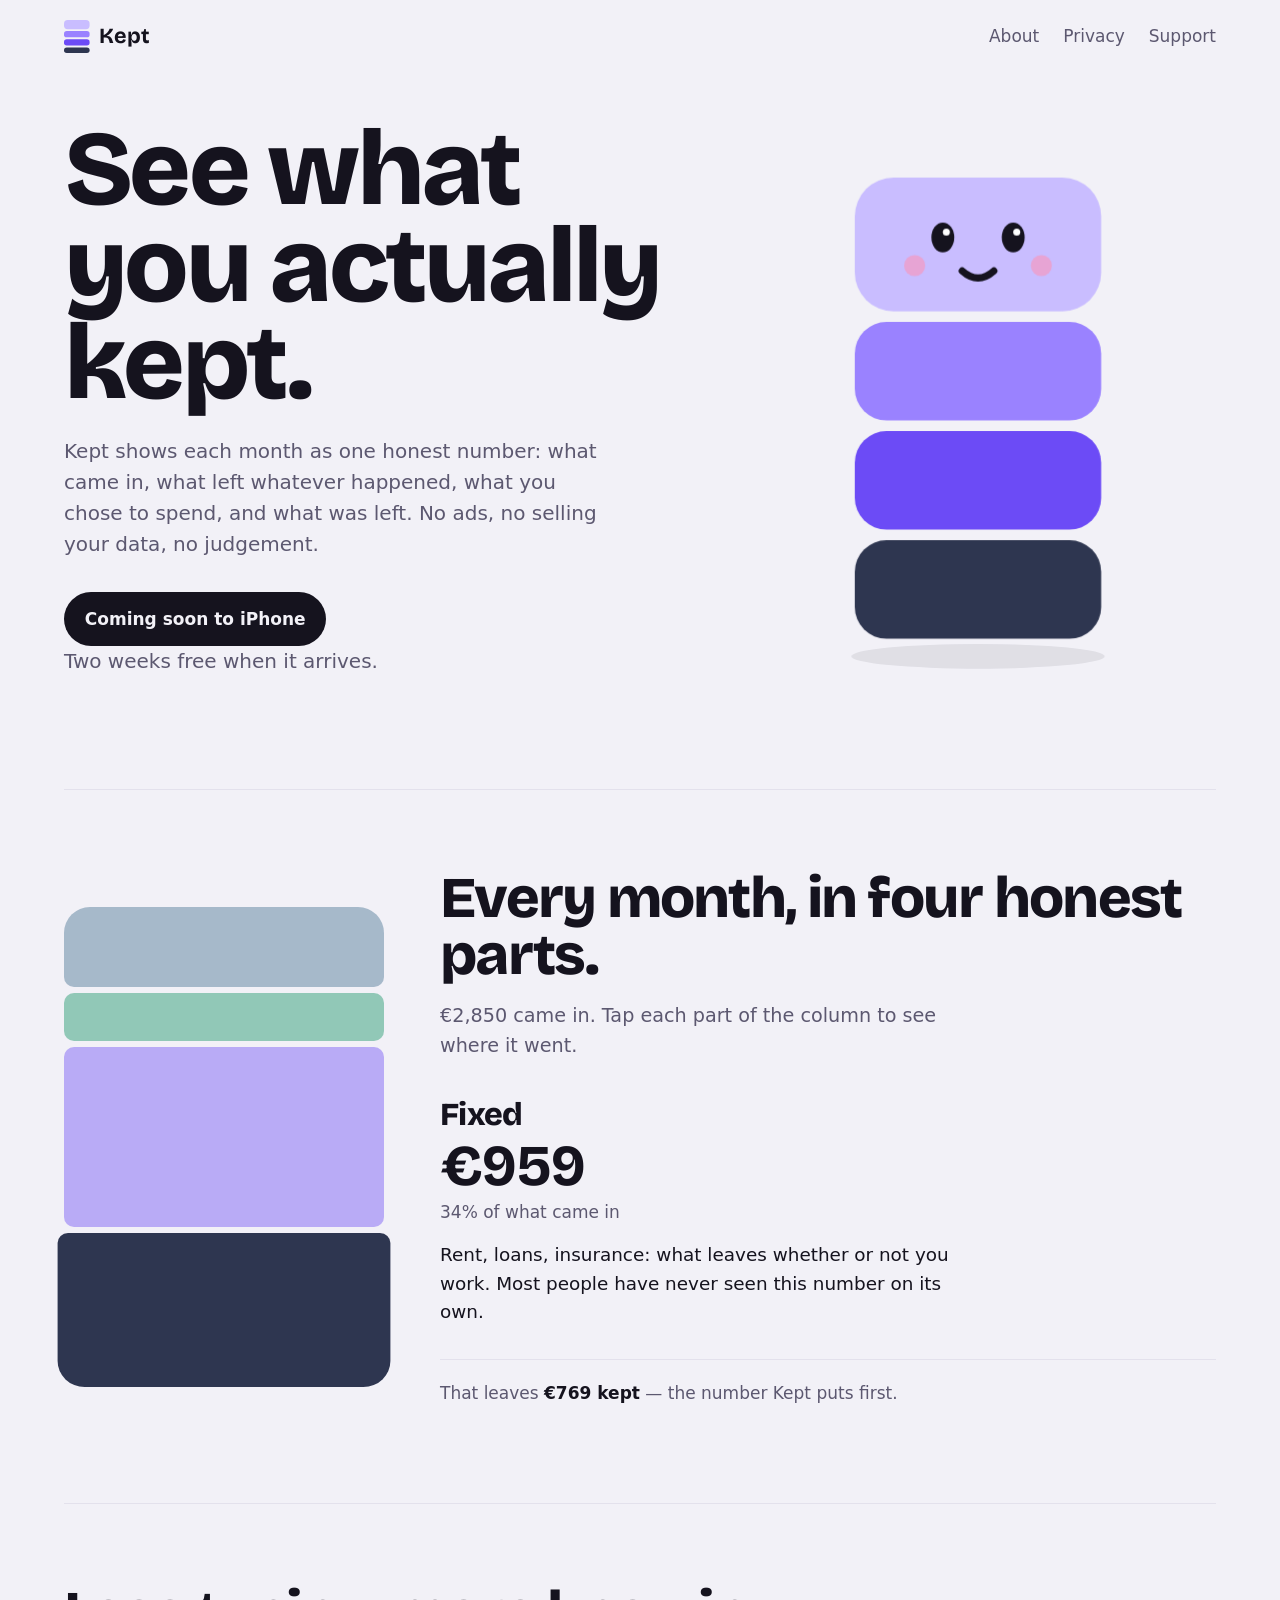
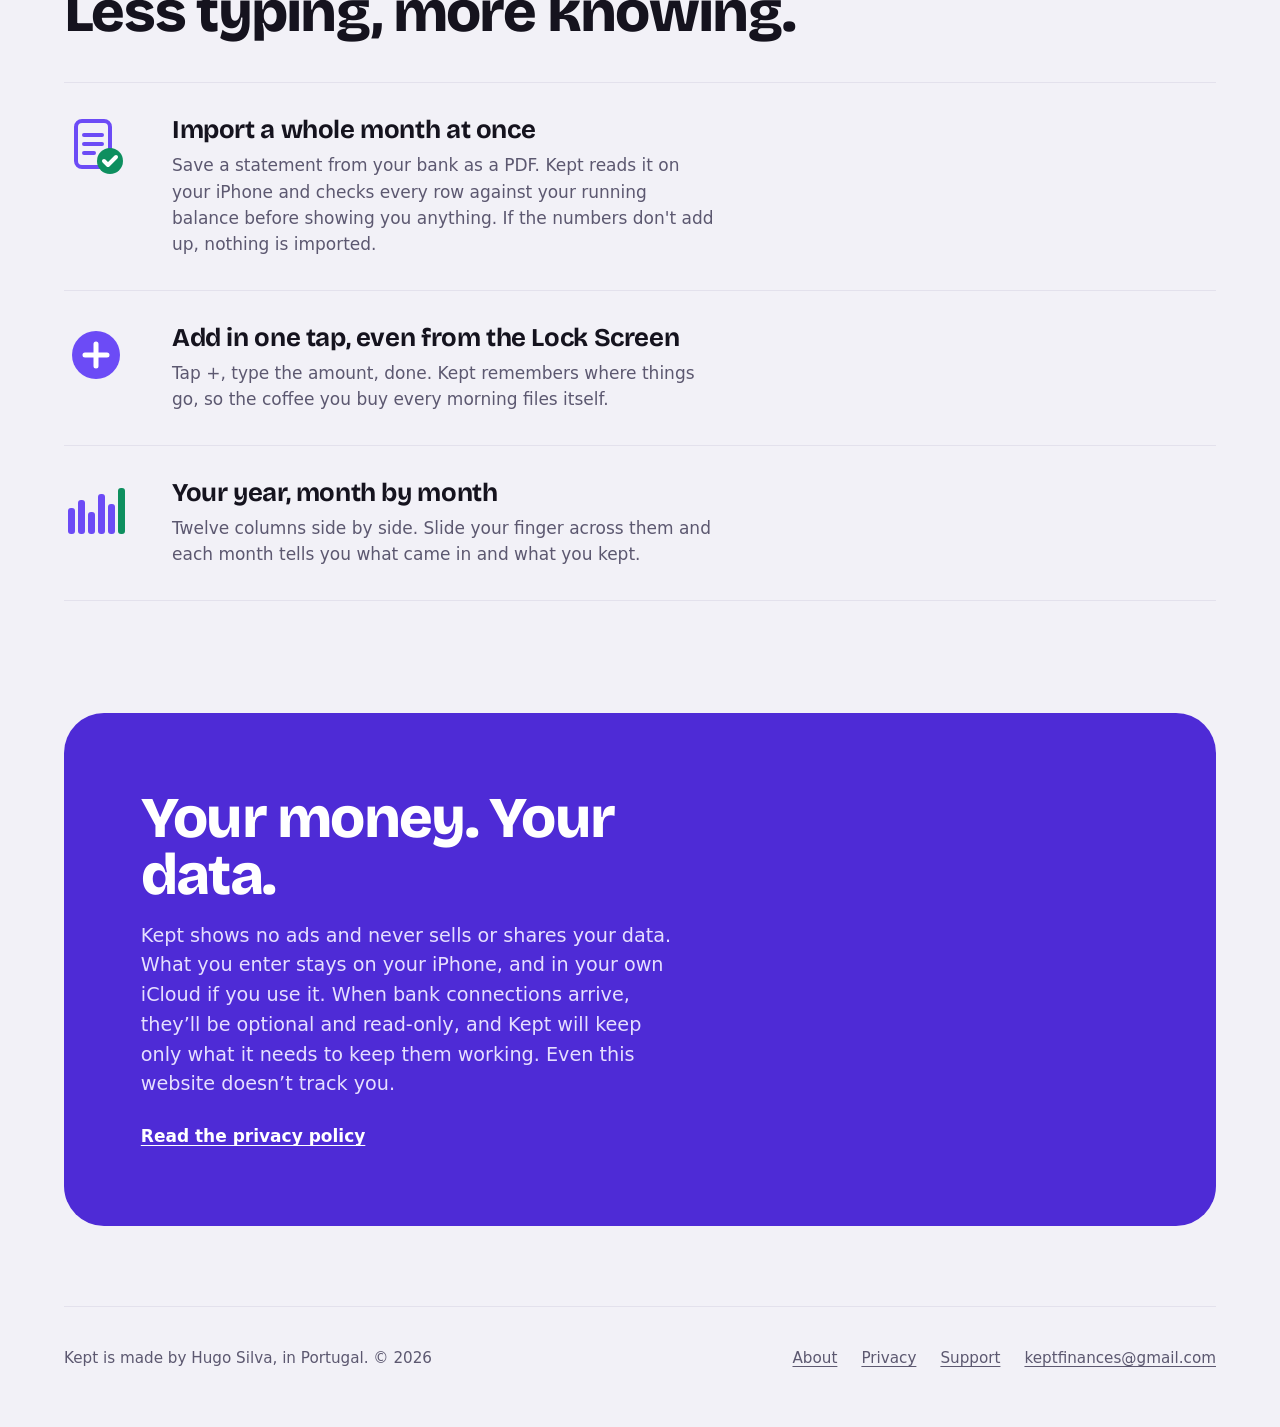
<file: index.html>
<!doctype html>
<html lang="en">
<head>
<meta charset="utf-8">
<meta name="viewport" content="width=device-width, initial-scale=1, viewport-fit=cover">
<title>Kept — see what you actually kept</title>
<meta name="description" content="Kept shows each month as one honest number: what came in, what was fixed, what you chose, and what you kept. No ads, no selling your data, no judgement. For iPhone.">
<meta name="theme-color" content="#F2F1F7" media="(prefers-color-scheme: light)">
<meta name="theme-color" content="#0B0B11" media="(prefers-color-scheme: dark)">
<link rel="icon" href="favicon.svg" type="image/svg+xml">
<link rel="preload" href="fonts/bricolage-grotesque.woff2" as="font" type="font/woff2" crossorigin>
<link rel="stylesheet" href="styles.css">
</head>
<body>
<header class="wrap top">
  <a class="brand" href="./" aria-label="Kept, home">
    <svg viewBox="0 0 28 36" aria-hidden="true"><rect x="0" y="0" width="28" height="10" rx="4" fill="var(--pale)"/><rect x="0" y="12" width="28" height="7" rx="3" fill="var(--mid)"/><rect x="0" y="21" width="28" height="7" rx="3" fill="var(--violet)"/><rect x="0" y="30" width="28" height="6" rx="3" fill="var(--fixed)"/></svg>
    Kept
  </a>
  <nav aria-label="Pages">
    <a href="about.html">About</a>
    <a href="privacy.html">Privacy</a>
    <a href="support.html">Support</a>
  </nav>
</header>

<main>
  <section class="wrap hero">
    <div>
      <h1>See what you actually kept.</h1>
      <p>Kept shows each month as one honest number: what came in, what left whatever happened, what you chose to spend, and what was left. No ads, no selling your data, no judgement.</p>
      <span class="soon">Coming soon to iPhone</span>
      <p class="trial">Two weeks free when it arrives.</p>
    </div>

    <!-- Pip: the month column with a face. His blocks drop in on load; his
         face follows the pointer. -->
    <svg class="pip" id="pip" viewBox="0 -10 200 290" role="img" aria-label="Pip, Kept's mascot: four stacked blocks with a smiling face">
      <ellipse class="pip-shadow" cx="100" cy="272" rx="72" ry="7" fill="var(--ink)" fill-opacity=".08"/>
      <rect class="pip-block" style="--i:0" x="30" y="206" width="140" height="56" rx="18" fill="var(--fixed)"/>
      <rect class="pip-block" style="--i:1" x="30" y="144" width="140" height="56" rx="18" fill="var(--violet)"/>
      <rect class="pip-block" style="--i:2" x="30" y="82" width="140" height="56" rx="18" fill="var(--mid)"/>
      <rect class="pip-block" style="--i:3" x="30" y="0" width="140" height="76" rx="22" fill="var(--pale)"/>
      <g class="pip-face" id="pip-face">
        <g class="pip-eyes">
          <ellipse cx="80" cy="34" rx="6.5" ry="8.5" fill="var(--ink)"/>
          <ellipse cx="120" cy="34" rx="6.5" ry="8.5" fill="var(--ink)"/>
          <circle cx="82" cy="31" r="2" fill="#FFFFFF"/>
          <circle cx="122" cy="31" r="2" fill="#FFFFFF"/>
        </g>
        <path d="M91 53 Q100 61 109 53" fill="none" stroke="var(--ink)" stroke-width="4" stroke-linecap="round"/>
        <circle cx="64" cy="50" r="6" fill="var(--cheek)" fill-opacity=".55"/>
        <circle cx="136" cy="50" r="6" fill="var(--cheek)" fill-opacity=".55"/>
      </g>
    </svg>
  </section>

  <section class="wrap month" aria-labelledby="month-title">
    <div class="column" role="group" aria-label="One month, in four parts">
      <button class="band" style="--v:499;--c:var(--cash)" data-name="Cash" data-amount="€499" data-share="18% of what came in" data-text="What's still in your account once everything else has gone. Together with what you invested, it's what you kept.">
        <span class="visually-hidden">Cash</span></button>
      <button class="band" style="--v:270;--c:var(--invested)" data-name="Invested" data-amount="€270" data-share="9% of what came in" data-text="Money you kept and put to work. It counts as kept, never as spending.">
        <span class="visually-hidden">Invested</span></button>
      <button class="band" style="--v:1122;--c:var(--violet)" data-name="Chosen" data-amount="€1,122" data-share="39% of what came in" data-text="Groceries, dinners, the things you decided on this month. Compared with your own usual, never with a budget.">
        <span class="visually-hidden">Chosen</span></button>
      <button class="band" style="--v:959;--c:var(--fixed)" data-name="Fixed" data-amount="€959" data-share="34% of what came in" data-text="Rent, loans, insurance: what leaves whether or not you work. Most people have never seen this number on its own.">
        <span class="visually-hidden">Fixed</span></button>
    </div>
    <div>
      <h2 id="month-title">Every month, in four honest parts.</h2>
      <p class="month-intro">€2,850 came in. Tap each part of the column to see where it went.</p>
      <div class="readout" aria-live="polite">
        <p class="readout-name" id="r-name">Fixed</p>
        <p class="readout-amount" id="r-amount">€959</p>
        <p class="readout-share" id="r-share">34% of what came in</p>
        <p class="readout-text" id="r-text">Rent, loans, insurance: what leaves whether or not you work. Most people have never seen this number on its own.</p>
      </div>
      <p class="month-kept">That leaves <strong>€769 kept</strong> — the number Kept puts first.</p>
    </div>
  </section>

  <section class="wrap features" aria-labelledby="features-title">
    <h2 id="features-title">Less typing, more knowing.</h2>
    <ul>
      <li>
        <svg class="glyph" viewBox="0 0 64 64" aria-hidden="true"><rect x="12" y="6" width="34" height="46" rx="6" fill="none" stroke="var(--violet)" stroke-width="4"/><path d="M20 20h18M20 29h18M20 38h10" stroke="var(--violet)" stroke-width="4" stroke-linecap="round"/><circle cx="46" cy="46" r="13" fill="var(--invested)"/><path d="M40 46l4 4 8-8" fill="none" stroke="#fff" stroke-width="4" stroke-linecap="round" stroke-linejoin="round"/></svg>
        <div>
          <h3>Import a whole month at once</h3>
          <p>Save a statement from your bank as a PDF. Kept reads it on your iPhone and checks every row against your running balance before showing you anything. If the numbers don't add up, nothing is imported.</p>
        </div>
      </li>
      <li>
        <svg class="glyph" viewBox="0 0 64 64" aria-hidden="true"><circle cx="32" cy="32" r="24" fill="var(--violet)"/><path d="M32 21v22M21 32h22" stroke="#fff" stroke-width="5" stroke-linecap="round"/></svg>
        <div>
          <h3>Add in one tap, even from the Lock Screen</h3>
          <p>Tap +, type the amount, done. Kept remembers where things go, so the coffee you buy every morning files itself.</p>
        </div>
      </li>
      <li>
        <svg class="glyph" viewBox="0 0 64 64" aria-hidden="true"><g fill="var(--violet)"><rect x="4" y="30" width="7" height="26" rx="3"/><rect x="14" y="22" width="7" height="34" rx="3"/><rect x="24" y="34" width="7" height="22" rx="3"/><rect x="34" y="16" width="7" height="40" rx="3"/><rect x="44" y="26" width="7" height="30" rx="3"/></g><rect x="54" y="10" width="7" height="46" rx="3" fill="var(--invested)"/></svg>
        <div>
          <h3>Your year, month by month</h3>
          <p>Twelve columns side by side. Slide your finger across them and each month tells you what came in and what you kept.</p>
        </div>
      </li>
    </ul>
  </section>

  <section class="wrap private" aria-labelledby="private-title">
    <h2 id="private-title">Your money. Your data.</h2>
    <p>Kept shows no ads and never sells or shares your data. What you enter stays on your iPhone, and in your own iCloud if you use it. When bank connections arrive, they’ll be optional and read-only, and Kept will keep only what it needs to keep them working. Even this website doesn’t track you.</p>
    <a href="privacy.html">Read the privacy policy</a>
  </section>
</main>

<footer class="wrap foot">
  <span>Kept is made by Hugo Silva, in Portugal. © 2026</span>
  <nav aria-label="Footer">
    <a href="about.html">About</a>
    <a href="privacy.html">Privacy</a>
    <a href="support.html">Support</a>
    <a href="mailto:keptfinances@gmail.com">keptfinances@gmail.com</a>
  </nav>
</footer>

<script src="site.js" defer></script>
</body>
</html>
</file>
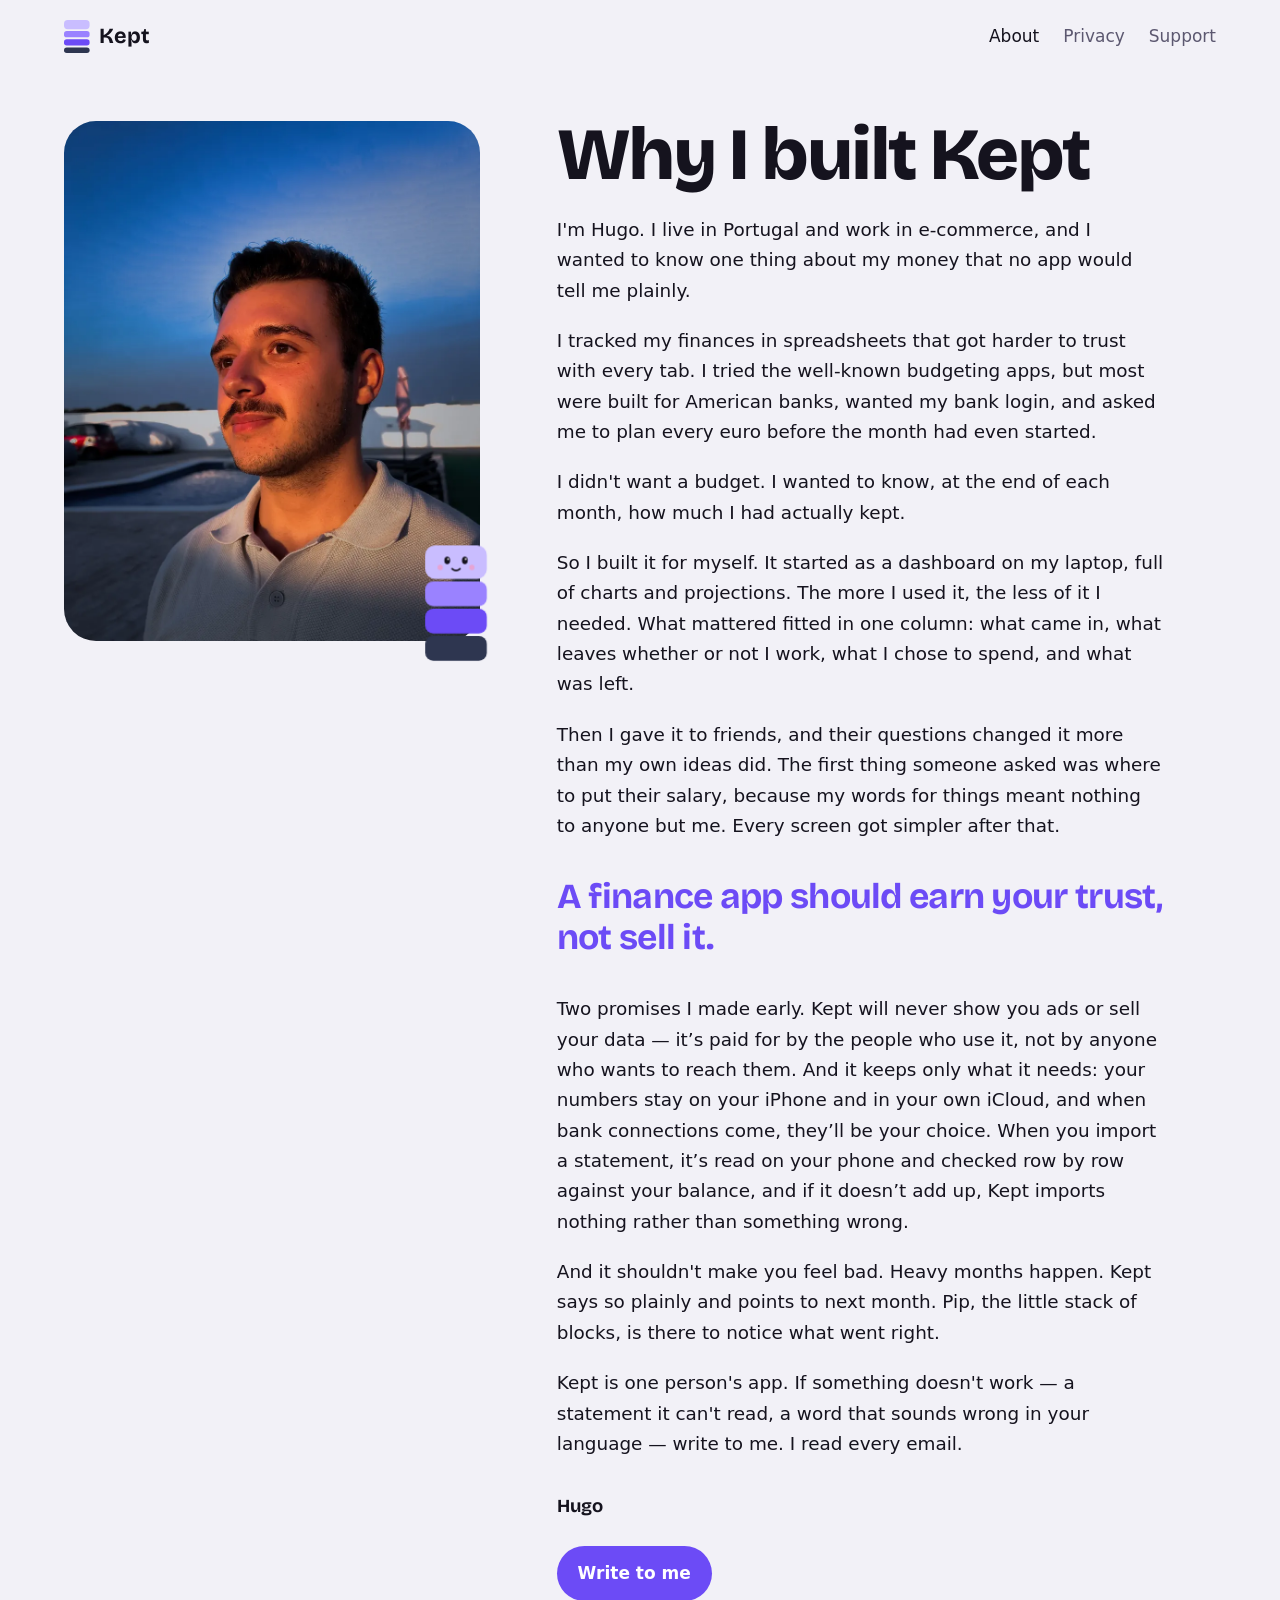
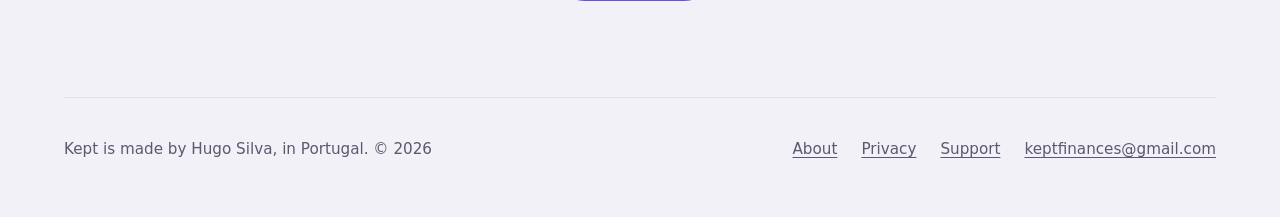
<file: about.html>
<!doctype html>
<html lang="en">
<head>
<meta charset="utf-8">
<meta name="viewport" content="width=device-width, initial-scale=1, viewport-fit=cover">
<title>Why I built Kept — Hugo Silva</title>
<meta name="description" content="Kept is made by one person, in Portugal. Why it exists, and the two decisions it never goes back on.">
<meta name="theme-color" content="#F2F1F7" media="(prefers-color-scheme: light)">
<meta name="theme-color" content="#0B0B11" media="(prefers-color-scheme: dark)">
<link rel="icon" href="favicon.svg" type="image/svg+xml">
<link rel="preload" href="fonts/bricolage-grotesque.woff2" as="font" type="font/woff2" crossorigin>
<link rel="stylesheet" href="styles.css">
</head>
<body>
<header class="wrap top">
  <a class="brand" href="./" aria-label="Kept, home">
    <svg viewBox="0 0 28 36" aria-hidden="true"><rect x="0" y="0" width="28" height="10" rx="4" fill="var(--pale)"/><rect x="0" y="12" width="28" height="7" rx="3" fill="var(--mid)"/><rect x="0" y="21" width="28" height="7" rx="3" fill="var(--violet)"/><rect x="0" y="30" width="28" height="6" rx="3" fill="var(--fixed)"/></svg>
    Kept
  </a>
  <nav aria-label="Pages">
    <a href="about.html" aria-current="page">About</a>
    <a href="privacy.html">Privacy</a>
    <a href="support.html">Support</a>
  </nav>
</header>

<main class="wrap about">
  <figure class="about-photo">
    <picture>
      <source type="image/webp" srcset="img/hugo-900.webp 900w, img/hugo-1400.webp 1400w" sizes="(max-width: 52rem) 100vw, 26rem">
      <img src="img/hugo-900.jpg" srcset="img/hugo-900.jpg 900w, img/hugo-1400.jpg 1400w" sizes="(max-width: 52rem) 100vw, 26rem"
           width="900" height="1125" alt="Hugo Silva, who makes Kept, outdoors at sunset">
    </picture>
    <!-- Pip keeps an eye on things from the corner of the photo. -->
    <svg class="pip about-pip" id="pip" viewBox="0 -10 200 290" aria-hidden="true">
      <rect class="pip-block" style="--i:0" x="30" y="206" width="140" height="56" rx="18" fill="var(--fixed)"/>
      <rect class="pip-block" style="--i:1" x="30" y="144" width="140" height="56" rx="18" fill="var(--violet)"/>
      <rect class="pip-block" style="--i:2" x="30" y="82" width="140" height="56" rx="18" fill="var(--mid)"/>
      <rect class="pip-block" style="--i:3" x="30" y="0" width="140" height="76" rx="22" fill="var(--pale)"/>
      <g class="pip-face" id="pip-face">
        <g class="pip-eyes">
          <ellipse cx="80" cy="34" rx="6.5" ry="8.5" fill="var(--ink)"/>
          <ellipse cx="120" cy="34" rx="6.5" ry="8.5" fill="var(--ink)"/>
          <circle cx="82" cy="31" r="2" fill="#FFFFFF"/>
          <circle cx="122" cy="31" r="2" fill="#FFFFFF"/>
        </g>
        <path d="M91 53 Q100 61 109 53" fill="none" stroke="var(--ink)" stroke-width="4" stroke-linecap="round"/>
        <circle cx="64" cy="50" r="6" fill="var(--cheek)" fill-opacity=".55"/>
        <circle cx="136" cy="50" r="6" fill="var(--cheek)" fill-opacity=".55"/>
      </g>
    </svg>
  </figure>

  <article class="about-story">
    <h1>Why I built Kept</h1>
    <p class="about-lede">I'm Hugo. I live in Portugal and work in e-commerce, and I wanted to know one thing about my money that no app would tell me plainly.</p>

    <p>I tracked my finances in spreadsheets that got harder to trust with every tab. I tried the well-known budgeting apps, but most were built for American banks, wanted my bank login, and asked me to plan every euro before the month had even started.</p>

    <p>I didn't want a budget. I wanted to know, at the end of each month, how much I had actually kept.</p>

    <p>So I built it for myself. It started as a dashboard on my laptop, full of charts and projections. The more I used it, the less of it I needed. What mattered fitted in one column: what came in, what leaves whether or not I work, what I chose to spend, and what was left.</p>

    <p>Then I gave it to friends, and their questions changed it more than my own ideas did. The first thing someone asked was where to put their salary, because my words for things meant nothing to anyone but me. Every screen got simpler after that.</p>

    <blockquote>A finance app should earn your trust, not sell it.</blockquote>

    <p>Two promises I made early. Kept will never show you ads or sell your data — it’s paid for by the people who use it, not by anyone who wants to reach them. And it keeps only what it needs: your numbers stay on your iPhone and in your own iCloud, and when bank connections come, they’ll be your choice. When you import a statement, it’s read on your phone and checked row by row against your balance, and if it doesn’t add up, Kept imports nothing rather than something wrong.</p>

    <p>And it shouldn't make you feel bad. Heavy months happen. Kept says so plainly and points to next month. Pip, the little stack of blocks, is there to notice what went right.</p>

    <p>Kept is one person's app. If something doesn't work — a statement it can't read, a word that sounds wrong in your language — write to me. I read every email.</p>

    <p class="about-sign">Hugo</p>
    <a class="contact" href="mailto:keptfinances@gmail.com?subject=Hello%20from%20the%20Kept%20site">Write to me</a>
  </article>
</main>

<footer class="wrap foot">
  <span>Kept is made by Hugo Silva, in Portugal. © 2026</span>
  <nav aria-label="Footer">
    <a href="about.html">About</a>
    <a href="privacy.html">Privacy</a>
    <a href="support.html">Support</a>
    <a href="mailto:keptfinances@gmail.com">keptfinances@gmail.com</a>
  </nav>
</footer>

<script src="site.js" defer></script>
</body>
</html>
</file>
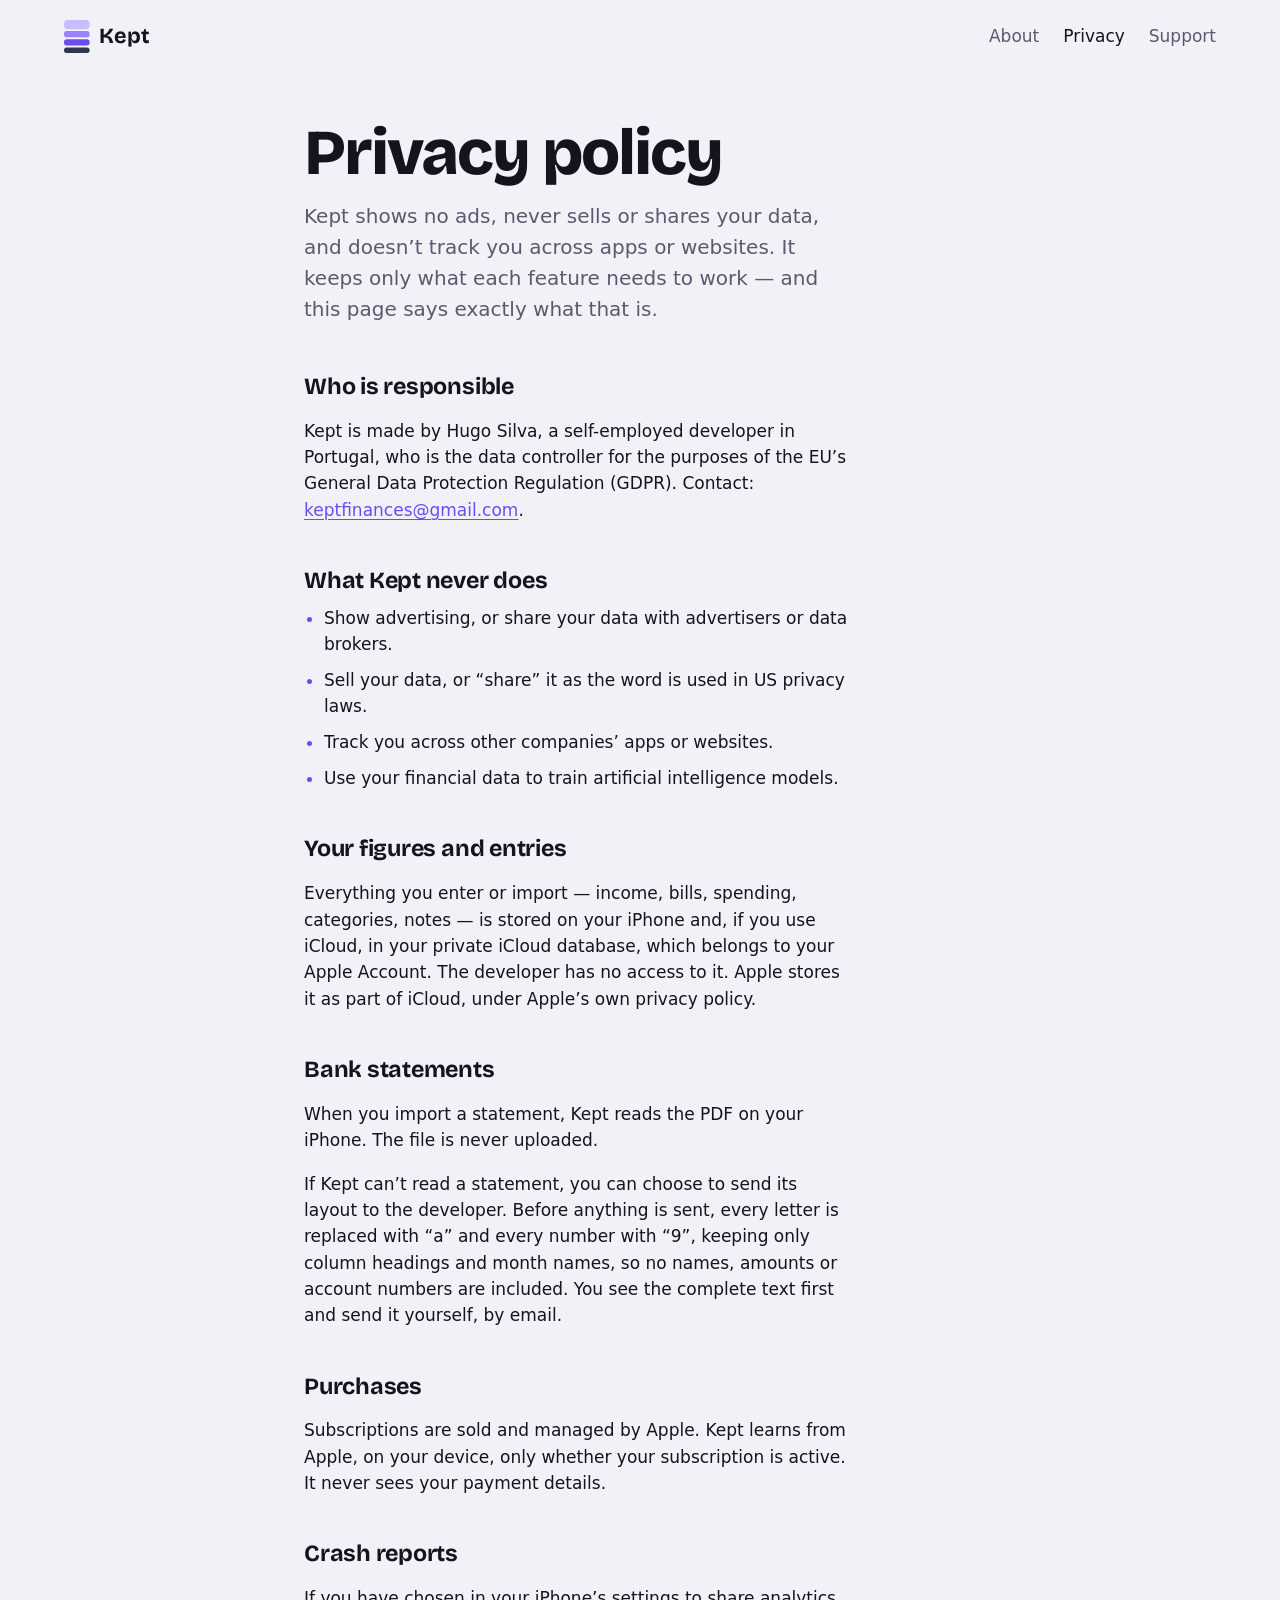
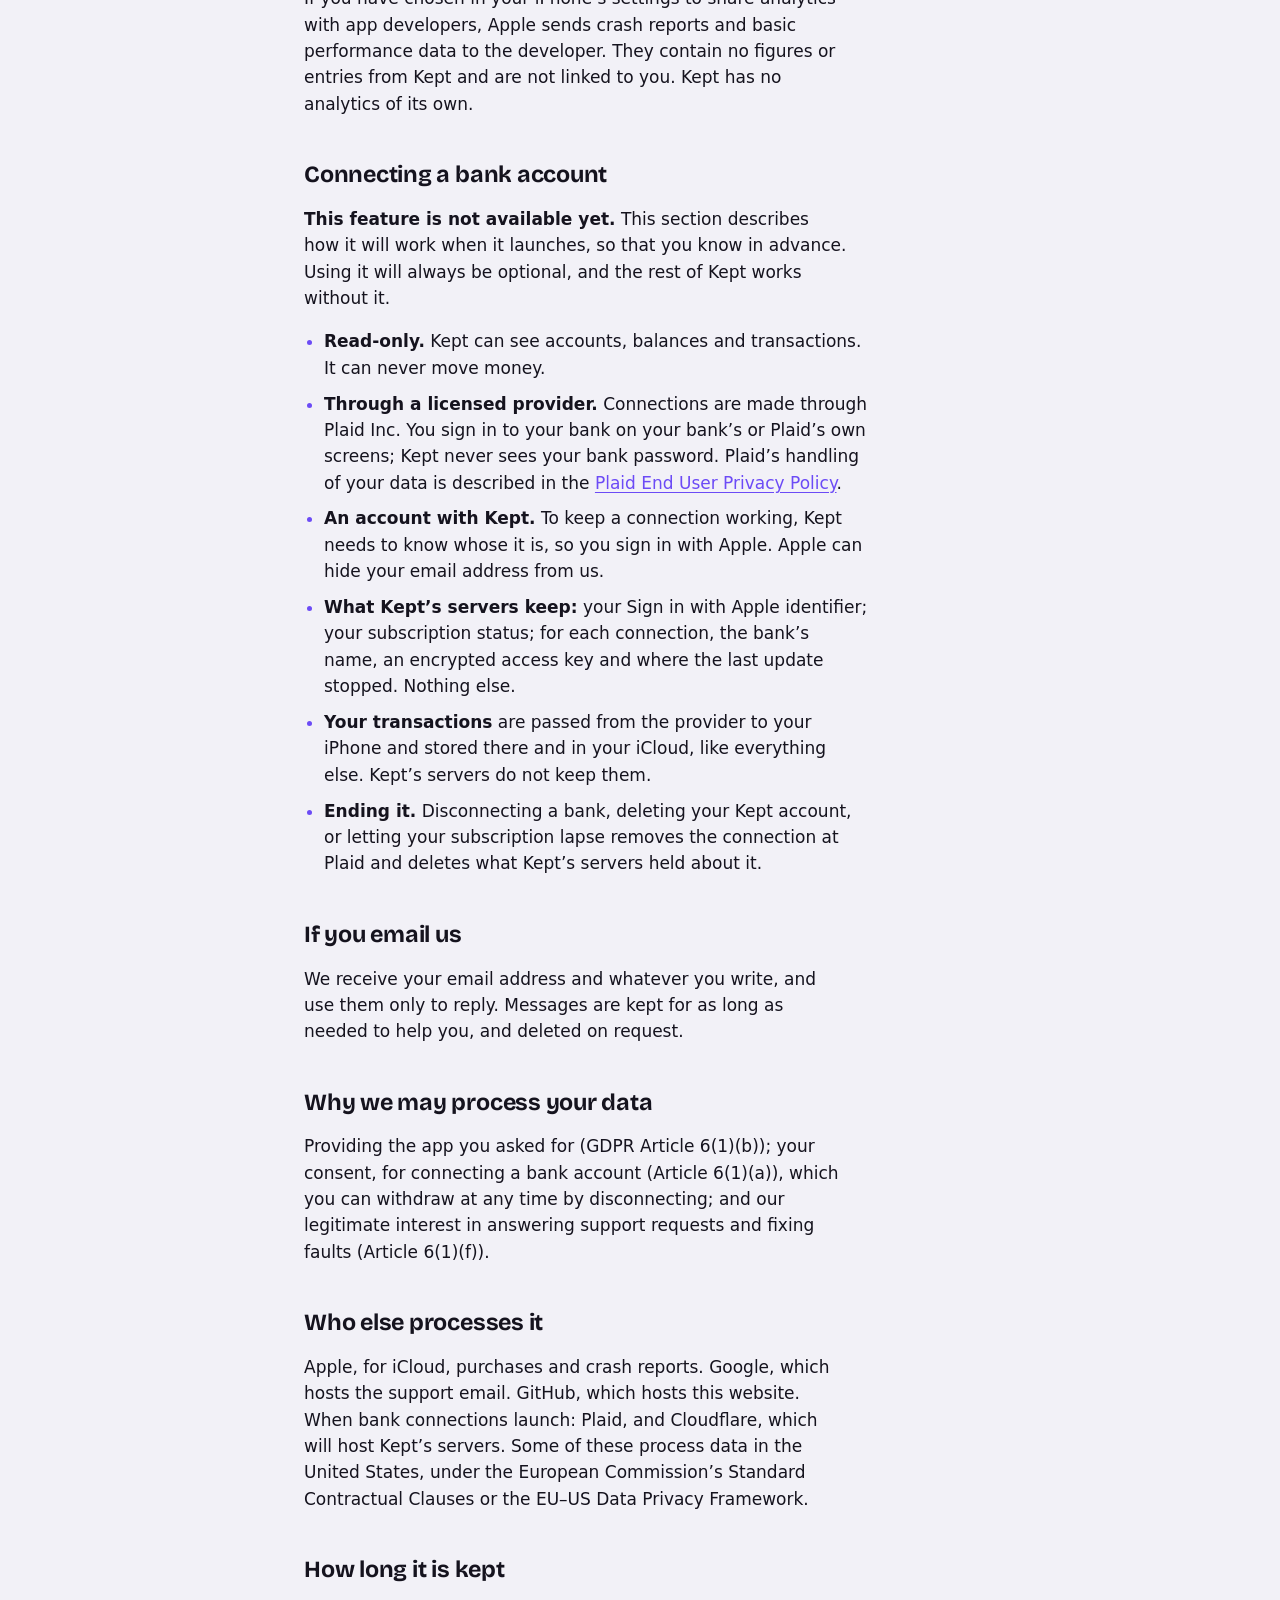
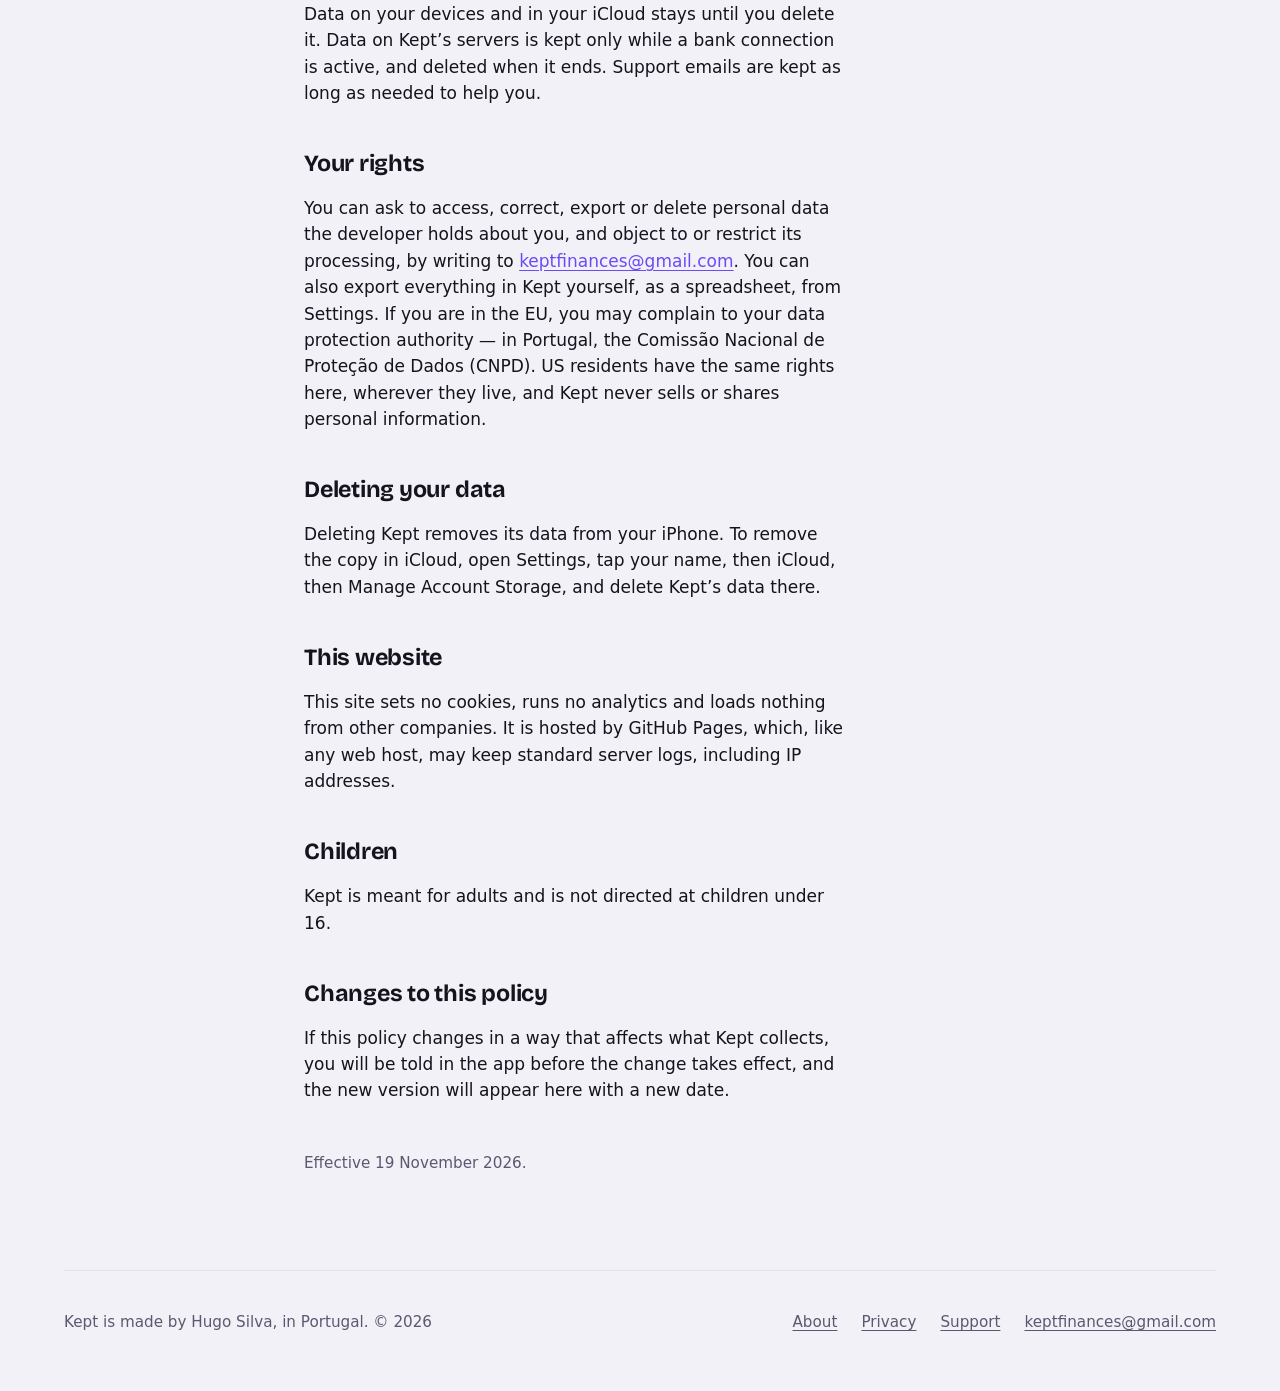
<file: privacy.html>
<!doctype html>
<html lang="en">
<head>
<meta charset="utf-8">
<meta name="viewport" content="width=device-width, initial-scale=1, viewport-fit=cover">
<title>Privacy policy — Kept</title>
<meta name="description" content="Kept shows no ads, never sells your data and keeps only what each feature needs. Exactly what that is, and your rights.">
<meta name="theme-color" content="#F2F1F7" media="(prefers-color-scheme: light)">
<meta name="theme-color" content="#0B0B11" media="(prefers-color-scheme: dark)">
<link rel="icon" href="favicon.svg" type="image/svg+xml">
<link rel="stylesheet" href="styles.css">
</head>
<body>
<header class="wrap top">
  <a class="brand" href="./" aria-label="Kept, home">
    <svg viewBox="0 0 28 36" aria-hidden="true"><rect x="0" y="0" width="28" height="10" rx="4" fill="var(--pale)"/><rect x="0" y="12" width="28" height="7" rx="3" fill="var(--mid)"/><rect x="0" y="21" width="28" height="7" rx="3" fill="var(--violet)"/><rect x="0" y="30" width="28" height="6" rx="3" fill="var(--fixed)"/></svg>
    Kept
  </a>
  <nav aria-label="Pages">
    <a href="about.html">About</a>
    <a href="privacy.html" aria-current="page">Privacy</a>
    <a href="support.html">Support</a>
  </nav>
</header>

<main class="wrap doc">
  <h1>Privacy policy</h1>
  <p class="lede">Kept shows no ads, never sells or shares your data, and doesn’t track you across apps or websites. It keeps only what each feature needs to work — and this page says exactly what that is.</p>

  <h2>Who is responsible</h2>
  <p>Kept is made by Hugo Silva, a self-employed developer in Portugal, who is the data controller for the purposes of the EU’s General Data Protection Regulation (GDPR). Contact: <a href="mailto:keptfinances@gmail.com">keptfinances@gmail.com</a>.</p>

  <h2>What Kept never does</h2>
  <ul>
    <li>Show advertising, or share your data with advertisers or data brokers.</li>
    <li>Sell your data, or “share” it as the word is used in US privacy laws.</li>
    <li>Track you across other companies’ apps or websites.</li>
    <li>Use your financial data to train artificial intelligence models.</li>
  </ul>

  <h2>Your figures and entries</h2>
  <p>Everything you enter or import — income, bills, spending, categories, notes — is stored on your iPhone and, if you use iCloud, in your private iCloud database, which belongs to your Apple Account. The developer has no access to it. Apple stores it as part of iCloud, under Apple’s own privacy policy.</p>

  <h2>Bank statements</h2>
  <p>When you import a statement, Kept reads the PDF on your iPhone. The file is never uploaded.</p>
  <p>If Kept can’t read a statement, you can choose to send its layout to the developer. Before anything is sent, every letter is replaced with “a” and every number with “9”, keeping only column headings and month names, so no names, amounts or account numbers are included. You see the complete text first and send it yourself, by email.</p>

  <h2>Purchases</h2>
  <p>Subscriptions are sold and managed by Apple. Kept learns from Apple, on your device, only whether your subscription is active. It never sees your payment details.</p>

  <h2>Crash reports</h2>
  <p>If you have chosen in your iPhone’s settings to share analytics with app developers, Apple sends crash reports and basic performance data to the developer. They contain no figures or entries from Kept and are not linked to you. Kept has no analytics of its own.</p>

  <h2>Connecting a bank account</h2>
  <p><strong>This feature is not available yet.</strong> This section describes how it will work when it launches, so that you know in advance. Using it will always be optional, and the rest of Kept works without it.</p>
  <ul>
    <li><strong>Read-only.</strong> Kept can see accounts, balances and transactions. It can never move money.</li>
    <li><strong>Through a licensed provider.</strong> Connections are made through Plaid Inc. You sign in to your bank on your bank’s or Plaid’s own screens; Kept never sees your bank password. Plaid’s handling of your data is described in the <a href="https://plaid.com/legal/#end-user-privacy-policy">Plaid End User Privacy Policy</a>.</li>
    <li><strong>An account with Kept.</strong> To keep a connection working, Kept needs to know whose it is, so you sign in with Apple. Apple can hide your email address from us.</li>
    <li><strong>What Kept’s servers keep:</strong> your Sign in with Apple identifier; your subscription status; for each connection, the bank’s name, an encrypted access key and where the last update stopped. Nothing else.</li>
    <li><strong>Your transactions</strong> are passed from the provider to your iPhone and stored there and in your iCloud, like everything else. Kept’s servers do not keep them.</li>
    <li><strong>Ending it.</strong> Disconnecting a bank, deleting your Kept account, or letting your subscription lapse removes the connection at Plaid and deletes what Kept’s servers held about it.</li>
  </ul>

  <h2>If you email us</h2>
  <p>We receive your email address and whatever you write, and use them only to reply. Messages are kept for as long as needed to help you, and deleted on request.</p>

  <h2>Why we may process your data</h2>
  <p>Providing the app you asked for (GDPR Article 6(1)(b)); your consent, for connecting a bank account (Article 6(1)(a)), which you can withdraw at any time by disconnecting; and our legitimate interest in answering support requests and fixing faults (Article 6(1)(f)).</p>

  <h2>Who else processes it</h2>
  <p>Apple, for iCloud, purchases and crash reports. Google, which hosts the support email. GitHub, which hosts this website. When bank connections launch: Plaid, and Cloudflare, which will host Kept’s servers. Some of these process data in the United States, under the European Commission’s Standard Contractual Clauses or the EU–US Data Privacy Framework.</p>

  <h2>How long it is kept</h2>
  <p>Data on your devices and in your iCloud stays until you delete it. Data on Kept’s servers is kept only while a bank connection is active, and deleted when it ends. Support emails are kept as long as needed to help you.</p>

  <h2>Your rights</h2>
  <p>You can ask to access, correct, export or delete personal data the developer holds about you, and object to or restrict its processing, by writing to <a href="mailto:keptfinances@gmail.com">keptfinances@gmail.com</a>. You can also export everything in Kept yourself, as a spreadsheet, from Settings. If you are in the EU, you may complain to your data protection authority — in Portugal, the Comissão Nacional de Proteção de Dados (CNPD). US residents have the same rights here, wherever they live, and Kept never sells or shares personal information.</p>

  <h2>Deleting your data</h2>
  <p>Deleting Kept removes its data from your iPhone. To remove the copy in iCloud, open Settings, tap your name, then iCloud, then Manage Account Storage, and delete Kept’s data there.</p>

  <h2>This website</h2>
  <p>This site sets no cookies, runs no analytics and loads nothing from other companies. It is hosted by GitHub Pages, which, like any web host, may keep standard server logs, including IP addresses.</p>

  <h2>Children</h2>
  <p>Kept is meant for adults and is not directed at children under 16.</p>

  <h2>Changes to this policy</h2>
  <p>If this policy changes in a way that affects what Kept collects, you will be told in the app before the change takes effect, and the new version will appear here with a new date.</p>

  <p class="updated">Effective 19 November 2026.</p>
</main>

<footer class="wrap foot">
  <span>Kept is made by Hugo Silva, in Portugal. © 2026</span>
  <nav aria-label="Footer">
    <a href="about.html">About</a>
    <a href="privacy.html">Privacy</a>
    <a href="support.html">Support</a>
    <a href="mailto:keptfinances@gmail.com">keptfinances@gmail.com</a>
  </nav>
</footer>
</body>
</html>
</file>
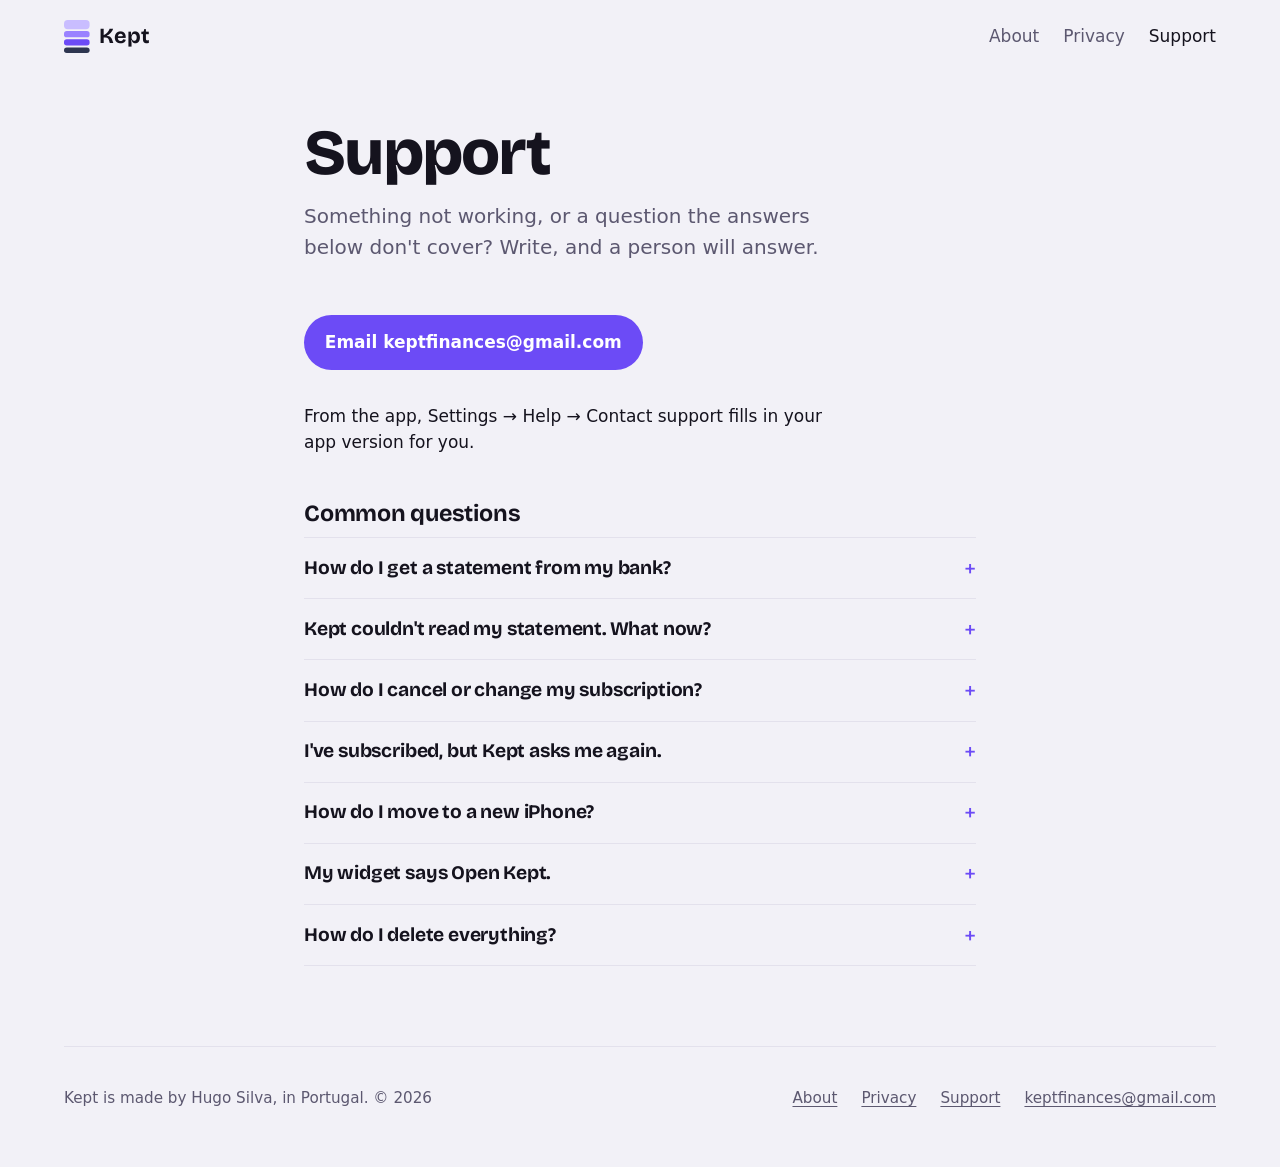
<file: support.html>
<!doctype html>
<html lang="en">
<head>
<meta charset="utf-8">
<meta name="viewport" content="width=device-width, initial-scale=1, viewport-fit=cover">
<title>Support — Kept</title>
<meta name="description" content="Help with Kept: importing statements, subscriptions, iCloud and widgets.">
<meta name="theme-color" content="#F2F1F7" media="(prefers-color-scheme: light)">
<meta name="theme-color" content="#0B0B11" media="(prefers-color-scheme: dark)">
<link rel="icon" href="favicon.svg" type="image/svg+xml">
<link rel="stylesheet" href="styles.css">
</head>
<body>
<header class="wrap top">
  <a class="brand" href="./" aria-label="Kept, home">
    <svg viewBox="0 0 28 36" aria-hidden="true"><rect x="0" y="0" width="28" height="10" rx="4" fill="var(--pale)"/><rect x="0" y="12" width="28" height="7" rx="3" fill="var(--mid)"/><rect x="0" y="21" width="28" height="7" rx="3" fill="var(--violet)"/><rect x="0" y="30" width="28" height="6" rx="3" fill="var(--fixed)"/></svg>
    Kept
  </a>
  <nav aria-label="Pages">
    <a href="about.html">About</a>
    <a href="privacy.html">Privacy</a>
    <a href="support.html" aria-current="page">Support</a>
  </nav>
</header>

<main class="wrap doc">
  <h1>Support</h1>
  <p class="lede">Something not working, or a question the answers below don't cover? Write, and a person will answer.</p>
  <a class="contact" href="mailto:keptfinances@gmail.com?subject=Kept%20support">Email keptfinances@gmail.com</a>
  <p>From the app, Settings → Help → Contact support fills in your app version for you.</p>

  <h2>Common questions</h2>

  <details>
    <summary>How do I get a statement from my bank?</summary>
    <p>In your bank's app or website, open your account, find Statements (in Portugal often Extratos), choose a month and save it as a PDF. Then, in Kept, tap + and choose Import a statement. An exported PDF works; a photo or a scan of paper doesn't, because Kept needs the text inside the file.</p>
  </details>

  <details>
    <summary>Kept couldn't read my statement. What now?</summary>
    <p>Kept checks every row against your running balance, and if the numbers don't add up it imports nothing rather than something wrong. On that screen, tap Send this layout: you'll see a version of the statement with every letter and number masked, which is enough to teach Kept your bank's format. Meanwhile, Add this month by hand gets you going.</p>
  </details>

  <details>
    <summary>How do I cancel or change my subscription?</summary>
    <p>In Kept, open Settings and tap Manage subscription. Or, on your iPhone, open Settings, tap your name, then Subscriptions. Subscriptions are handled by Apple, so refunds are requested from Apple at reportaproblem.apple.com.</p>
  </details>

  <details>
    <summary>I've subscribed, but Kept asks me again.</summary>
    <p>In Kept, open Settings and tap Restore purchases, signed in with the Apple Account you subscribed with.</p>
  </details>

  <details>
    <summary>How do I move to a new iPhone?</summary>
    <p>Sign in to the same Apple Account with iCloud turned on for Kept, and your data comes across by itself. It can take a few minutes the first time.</p>
  </details>

  <details>
    <summary>My widget says Open Kept.</summary>
    <p>Open Kept once so it can update the widget. Widgets show your figures with an active subscription or free trial.</p>
  </details>

  <details>
    <summary>How do I delete everything?</summary>
    <p>Delete the app, then remove its iCloud copy: Settings, your name, iCloud, Manage Account Storage, Kept. The developer holds no copy of your figures. For anything else, such as support emails, write to us and we’ll delete it.</p>
  </details>
</main>

<footer class="wrap foot">
  <span>Kept is made by Hugo Silva, in Portugal. © 2026</span>
  <nav aria-label="Footer">
    <a href="about.html">About</a>
    <a href="privacy.html">Privacy</a>
    <a href="support.html">Support</a>
    <a href="mailto:keptfinances@gmail.com">keptfinances@gmail.com</a>
  </nav>
</footer>
</body>
</html>
</file>
<file: styles.css>
/* Kept's site. One stylesheet for every page.
   No requests leave this site: the headline face is hosted here, body text
   uses the system face (San Francisco on Apple devices, like the app). */

@font-face {
  font-family: "Bricolage Grotesque";
  src: url("fonts/bricolage-grotesque.woff2") format("woff2");
  font-weight: 200 800;
  font-display: swap;
}

:root {
  --ground: #F2F1F7;
  --card: #FFFFFF;
  --ink: #15131E;
  --ink-soft: #5C5870;
  --line: #E3E1EC;
  --violet: #6C4BF6;
  --violet-deep: #4E2BD6;
  --pale: #C9BDFF;
  --mid: #9A82FF;
  --fixed: #2E3650;
  --invested: #0E8F5F;
  --cash: #3E6D8E;
  --cheek: #FF8FB1;
  --display: "Bricolage Grotesque", ui-rounded, system-ui, sans-serif;
  --text: -apple-system, BlinkMacSystemFont, "Segoe UI", system-ui, sans-serif;
  --measure: 34rem;
  color-scheme: light;
}

@media (prefers-color-scheme: dark) {
  :root {
    --ground: #0B0B11;
    --card: #16161F;
    --ink: #F0EFF5;
    --ink-soft: #A8A3B8;
    --line: #262632;
    --violet: #9A82FF;
    --violet-deep: #6C4BF6;
    --pale: #4A3D8F;
    --mid: #7B63E6;
    --fixed: #8793B5;
    --invested: #3FC98C;
    --cash: #6E9CC2;
    color-scheme: dark;
  }
}

*, *::before, *::after { box-sizing: border-box; }
html { -webkit-text-size-adjust: 100%; }
body {
  margin: 0;
  background: var(--ground);
  color: var(--ink);
  font: 400 1.0625rem/1.55 var(--text);
  padding-top: env(safe-area-inset-top, 0px);
  padding-bottom: env(safe-area-inset-bottom, 0px);
}
a { color: var(--violet); text-underline-offset: .18em; }
a:hover { text-decoration-thickness: 2px; }
:focus-visible { outline: 3px solid var(--violet); outline-offset: 3px; border-radius: 6px; }
img, svg { display: block; max-width: 100%; }

.wrap { width: min(72rem, 100% - 3rem); margin-inline: auto; }

/* Header */
.top { display: flex; align-items: center; justify-content: space-between; padding-block: 1.25rem; }
.brand { display: flex; align-items: center; gap: .6rem; color: var(--ink); text-decoration: none; font: 700 1.35rem/1 var(--display); letter-spacing: -.01em; }
.brand svg { width: 1.6rem; height: auto; }
.top nav { display: flex; gap: 1.5rem; }
.top nav a { color: var(--ink-soft); text-decoration: none; font-weight: 500; }
.top nav a:hover, .top nav a[aria-current="page"] { color: var(--ink); }

/* Hero */
.hero { display: grid; grid-template-columns: 1.15fr .85fr; align-items: center; gap: 2rem; padding-block: 3rem 5rem; }
.hero h1 {
  font: 800 clamp(3rem, 8.5vw, 6.6rem)/.92 var(--display);
  letter-spacing: -.035em;
  margin: 0 0 1.5rem;
  max-width: 11ch;
}
.hero p { font-size: 1.25rem; color: var(--ink-soft); max-width: var(--measure); margin: 0 0 2rem; }
.soon { display: inline-flex; align-items: center; gap: .75rem; padding: .85rem 1.3rem; border-radius: 999px; background: var(--ink); color: var(--ground); font-weight: 600; }
.soon svg { width: 1.15rem; height: auto; fill: currentColor; }
.trial { margin-top: .9rem; color: var(--ink-soft); font-size: .95rem; }

/* Pip */
.pip { width: min(100%, 22rem); margin-inline: auto; overflow: visible; cursor: default; }
.pip-block { transform-box: fill-box; transform-origin: 50% 100%; }
.pip-face { transition: transform .12s ease-out; }
.pip-eyes { transform-box: fill-box; transform-origin: 50% 50%; }
.pip.blink .pip-eyes { transform: scaleY(.12); }
.pip-shadow { transform-box: fill-box; transform-origin: 50% 50%; }

@media (prefers-reduced-motion: no-preference) {
  .pip-block { animation: drop .62s cubic-bezier(.3, 1.4, .5, 1) both; animation-delay: calc(var(--i) * .16s + .15s); }
  .pip-face { animation: appear .3s ease-out both; animation-delay: .95s; }
  .pip-shadow { animation: appear .5s ease-out both; animation-delay: .2s; }
  .pip-eyes { transition: transform .09s ease-in-out; }
}
@keyframes drop {
  0% { transform: translateY(-260%); opacity: 0; }
  55% { transform: translateY(0) scale(1.08, .88); opacity: 1; }
  78% { transform: translateY(0) scale(.97, 1.04); }
  100% { transform: none; }
}
@keyframes appear { from { opacity: 0; } to { opacity: 1; } }

/* The month column */
.month { display: grid; grid-template-columns: minmax(14rem, 20rem) 1fr; gap: 3.5rem; align-items: center; padding-block: 5rem; border-top: 1px solid var(--line); }
.month h2, .features h2, .private h2 { font: 800 clamp(2.2rem, 5vw, 3.6rem)/1 var(--display); letter-spacing: -.03em; margin: 0 0 1rem; }
.month-intro { color: var(--ink-soft); font-size: 1.2rem; margin: 0 0 2.25rem; max-width: var(--measure); }
.column { display: flex; flex-direction: column; gap: 6px; height: 30rem; }
.band {
  flex: var(--v) 1 0;
  min-height: 3rem;
  border: 0;
  border-radius: 10px;
  background: var(--c);
  cursor: pointer;
  opacity: .42;
  transition: opacity .2s ease, transform .2s ease;
  font: inherit;
}
.band:first-child { border-radius: 26px 26px 10px 10px; }
.band:last-child { border-radius: 10px 10px 26px 26px; }
.band[aria-pressed="true"] { opacity: 1; transform: scaleX(1.04); }
.band:hover { opacity: .8; }
.readout { min-height: 13rem; }
.readout-name { font: 800 2rem/1.1 var(--display); letter-spacing: -.02em; margin: 0; }
.readout-amount { font: 700 3.6rem/1 var(--display); letter-spacing: -.03em; margin: .4rem 0 .2rem; font-variant-numeric: tabular-nums; }
.readout-share { color: var(--ink-soft); margin: 0 0 1rem; }
.readout-text { margin: 0; max-width: var(--measure); font-size: 1.15rem; }
.month-kept { margin-top: 2rem; padding-top: 1.25rem; border-top: 1px solid var(--line); color: var(--ink-soft); }
.month-kept strong { color: var(--ink); font-weight: 700; }

/* Features: a list, not cards */
.features { padding-block: 5rem; border-top: 1px solid var(--line); }
.features ul { list-style: none; margin: 2.5rem 0 0; padding: 0; }
.features li { display: grid; grid-template-columns: 5rem 1fr; gap: 1.75rem; padding-block: 2rem; border-top: 1px solid var(--line); }
.features li:last-child { border-bottom: 1px solid var(--line); }
.features h3 { font: 700 1.6rem/1.15 var(--display); letter-spacing: -.015em; margin: 0 0 .5rem; }
.features p { margin: 0; color: var(--ink-soft); max-width: var(--measure); }
.glyph { width: 4rem; height: 4rem; }

/* Private */
.private { margin-block: 2rem 5rem; padding: clamp(2.5rem, 6vw, 5rem); border-radius: 40px; background: var(--violet-deep); color: #FFFFFF; }
.private h2 { max-width: 14ch; color: #FFFFFF; }
.private p { max-width: var(--measure); font-size: 1.2rem; color: #E6DFFF; margin: 0 0 1.5rem; }
.private a { color: #FFFFFF; font-weight: 600; }

/* Footer */
.foot { padding-block: 2.5rem 3.5rem; border-top: 1px solid var(--line); color: var(--ink-soft); font-size: .95rem; display: flex; flex-wrap: wrap; gap: 1rem 2rem; justify-content: space-between; }
.foot nav { display: flex; gap: 1.5rem; }
.foot a { color: var(--ink-soft); }

/* Policy and support pages */
.doc { max-width: 42rem; padding-block: 3rem 5rem; }
.doc h1 { font: 800 clamp(2.6rem, 6vw, 4rem)/1 var(--display); letter-spacing: -.03em; margin: 0 0 1rem; }
.doc .lede { font-size: 1.25rem; color: var(--ink-soft); margin: 0 0 3rem; }
.doc h2 { font: 700 1.45rem/1.2 var(--display); letter-spacing: -.01em; margin: 2.75rem 0 .6rem; }
.doc p, .doc li { max-width: var(--measure); }
.doc .updated { color: var(--ink-soft); font-size: .95rem; margin-top: 3rem; }
.contact { display: inline-block; margin: .25rem 0 1rem; padding: .9rem 1.3rem; border-radius: 999px; background: var(--violet); color: #FFFFFF; font-weight: 600; text-decoration: none; }
details { border-top: 1px solid var(--line); padding-block: 1.1rem; }
details:last-of-type { border-bottom: 1px solid var(--line); }
summary { cursor: pointer; font: 700 1.2rem/1.3 var(--display); letter-spacing: -.01em; list-style: none; display: flex; justify-content: space-between; gap: 1rem; }
summary::-webkit-details-marker { display: none; }
summary::after { content: "+"; color: var(--violet); font-weight: 400; font-size: 1.5rem; line-height: 1; }
details[open] summary::after { content: "\2212"; }
details p { margin: .75rem 0 0; color: var(--ink-soft); }

@media (max-width: 52rem) {
  .hero { grid-template-columns: 1fr; padding-block: 1.5rem 3.5rem; }
  .hero .pip { order: -1; width: 13rem; }
  .month { grid-template-columns: 1fr; gap: 2rem; }
  .column { flex-direction: row; height: 7rem; }
  .band { min-height: 0; min-width: 2.5rem; }
  .band:first-child { border-radius: 22px 10px 10px 22px; }
  .band:last-child { border-radius: 10px 22px 22px 10px; }
  .band[aria-pressed="true"] { transform: scaleY(1.08); }
  .features li { grid-template-columns: 3.25rem 1fr; gap: 1.1rem; }
  .glyph { width: 3rem; height: 3rem; }
  .top nav { gap: 1rem; }
}

.visually-hidden { position: absolute; width: 1px; height: 1px; overflow: hidden; clip-path: inset(50%); white-space: nowrap; }

/* About */
.about { display: grid; grid-template-columns: minmax(16rem, 26rem) 1fr; gap: clamp(2rem, 6vw, 5rem); align-items: start; padding-block: 3rem 5rem; }
.about-photo { position: sticky; top: 2rem; margin: 0; }
.about-photo img { width: 100%; height: auto; border-radius: 32px; }
.about-pip { position: absolute; width: 5.5rem; right: -1.25rem; bottom: -1.75rem; }
.about-story { max-width: 38rem; }
.about-story h1 { font: 800 clamp(2.8rem, 6.5vw, 4.6rem)/.95 var(--display); letter-spacing: -.035em; margin: 0 0 1.5rem; }
.about-lede { font-size: 1.35rem; line-height: 1.45; margin: 0 0 2rem; }
.about-story p { font-size: 1.15rem; line-height: 1.65; margin: 0 0 1.25rem; }
.about-story blockquote {
  margin: 2.25rem 0; padding: 0;
  font: 700 clamp(1.6rem, 3.4vw, 2.2rem)/1.15 var(--display); letter-spacing: -.02em;
  color: var(--violet);
}
.about-sign { font: 700 2rem/1 var(--display); margin-top: 2rem !important; }

@media (max-width: 52rem) {
  .about { grid-template-columns: 1fr; }
  .about-photo { position: relative; top: 0; max-width: 26rem; }
  .about-pip { width: 4.5rem; right: -.5rem; }
}

.doc ul { padding-left: 1.25rem; margin: .5rem 0 1rem; }
.doc li { margin-bottom: .6rem; }
.doc li::marker { color: var(--violet); }
</file>
